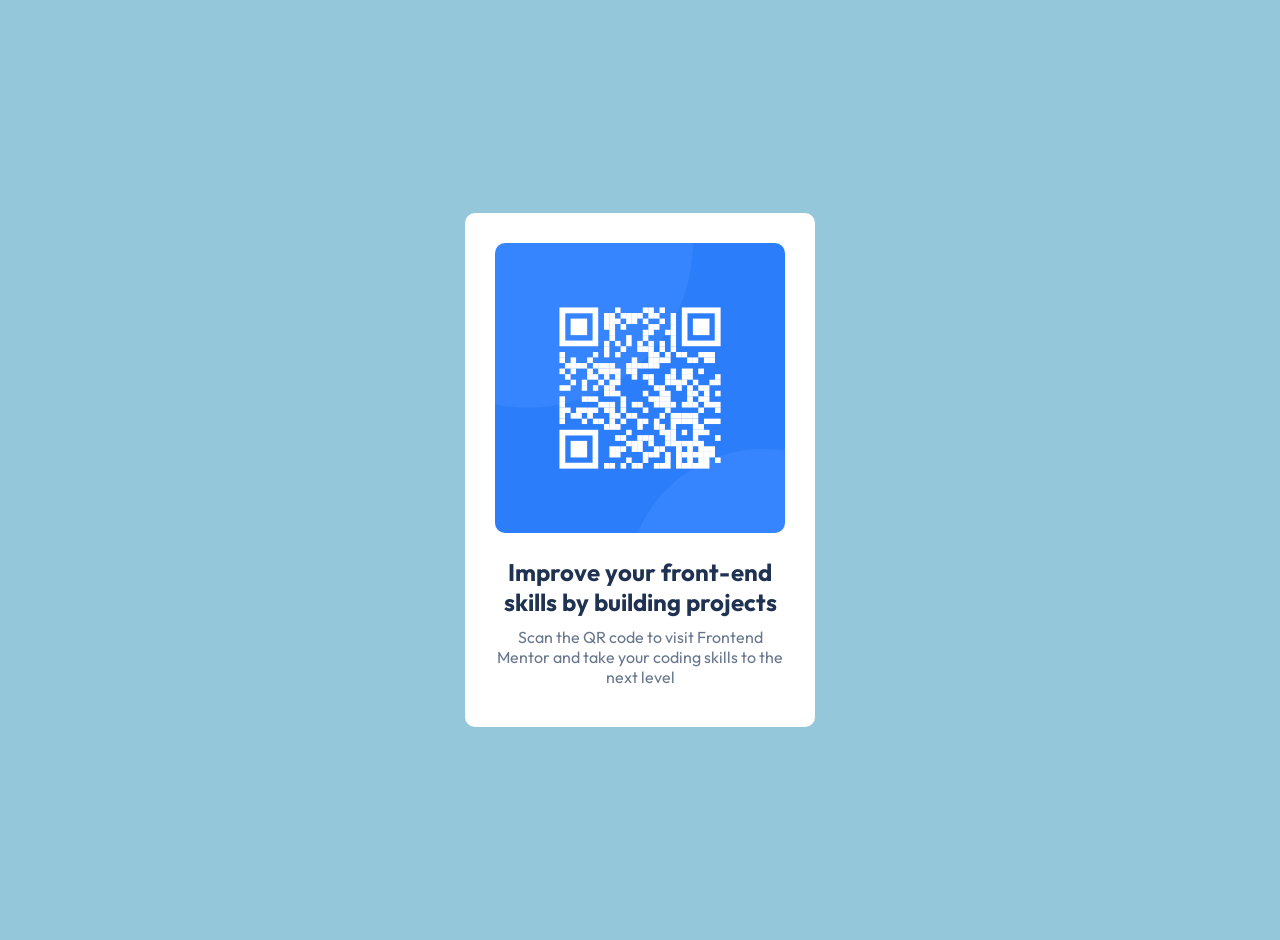
<file: index.html>
<!DOCTYPE html>
<html lang="en">
<head>
   <title>QR-Code Format</title>
   <meta charset="UTF-8">
<meta name="viewport" content="width=device-width, initial-scale=1.0">
<link href="https://fonts.googleapis.com/css2?family=Outfit:wght@400;700&display=swap" rel="stylesheet">
<link href="style.css" rel="stylesheet" type="text/css" />
</head>

<body>
<section>
   <div class="qr-card">
     <img src="qr-code-component-main/qr-code-component-main/images/image-qr-code.png" alt=" ">
    <main>
     <h1>Improve your front-end skills by building projects</h1>
    <h2>Scan the QR code to visit Frontend Mentor and take your coding skills to the next level</h2>
    </main>
   </div>
</section>
</body>
</html>
</file>
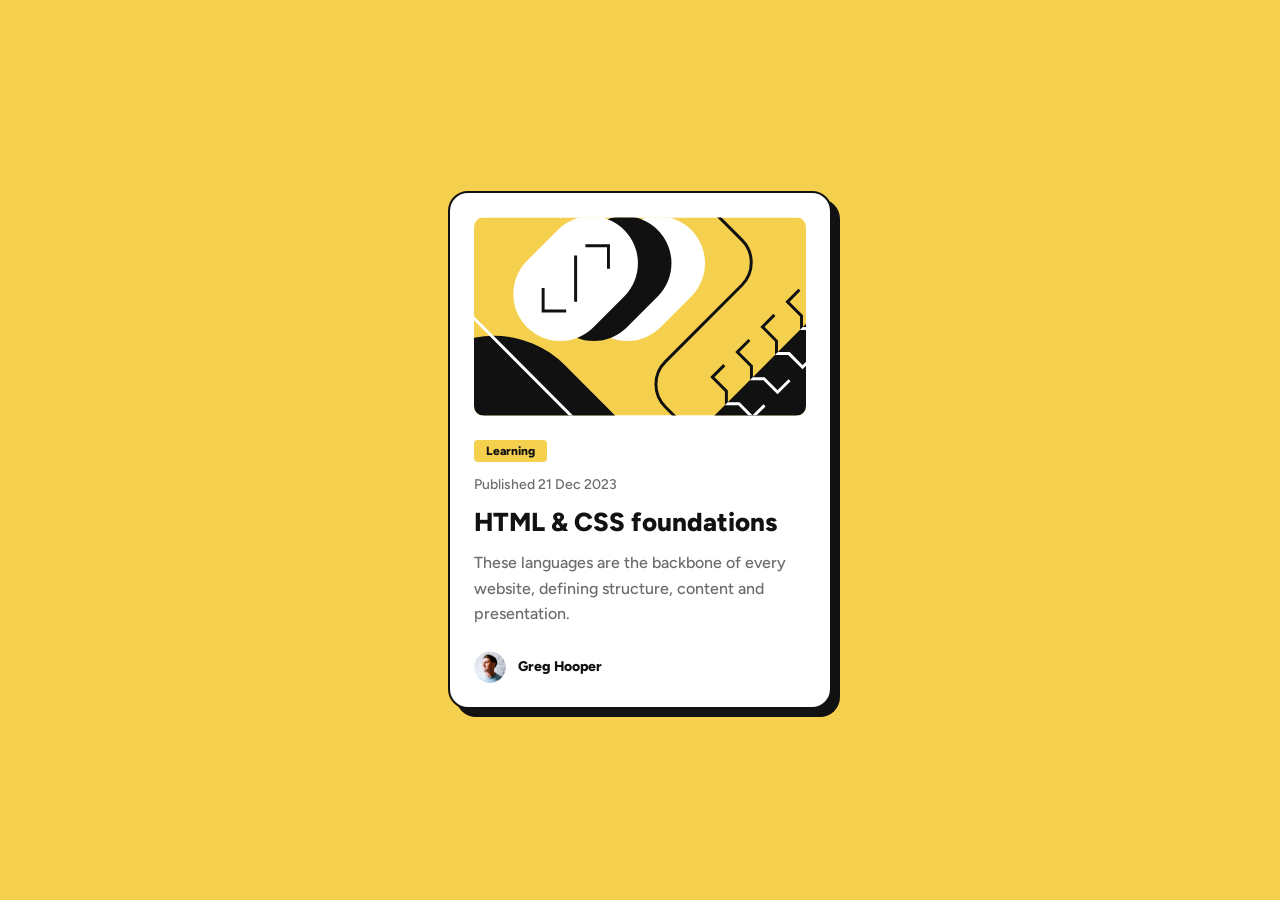
<file: Blog preview card/index.html>
<!DOCTYPE html>
<html lang="en">
<head>
    <meta charset="UTF-8">
    <meta name="viewport" content="width=device-width, initial-scale=1.0">
    <title>Blog preview card</title>
    <link rel="stylesheet" href="style.css">
    <link href="https://fonts.googleapis.com/css2?family=Figtree:wght@500;800&display=swap" rel="stylesheet">
</head>
<body>
    <main class="card">
        <img src="blog-preview-card-main/assets/images/illustration-article.svg" alt="Article illustration" class="card-image">
        
        <div class="card-content">
            <span class="badge">Learning</span>
            <p class="date">Published 21 Dec 2023</p>
           <a href="">
             <h1>HTML & CSS foundations</h1> </a>
            <p class="description">These languages are the backbone of every website, defining structure, content and presentation.</p>
        </div>
        
        <div class="author">
            <img src="blog-preview-card-main/assets/images/image-avatar.webp" alt="Greg Hooper" class="author-image">
            <strong class="author-name">Greg Hooper</strong>
        </div>
    </main>
</body>
</html>
</file>
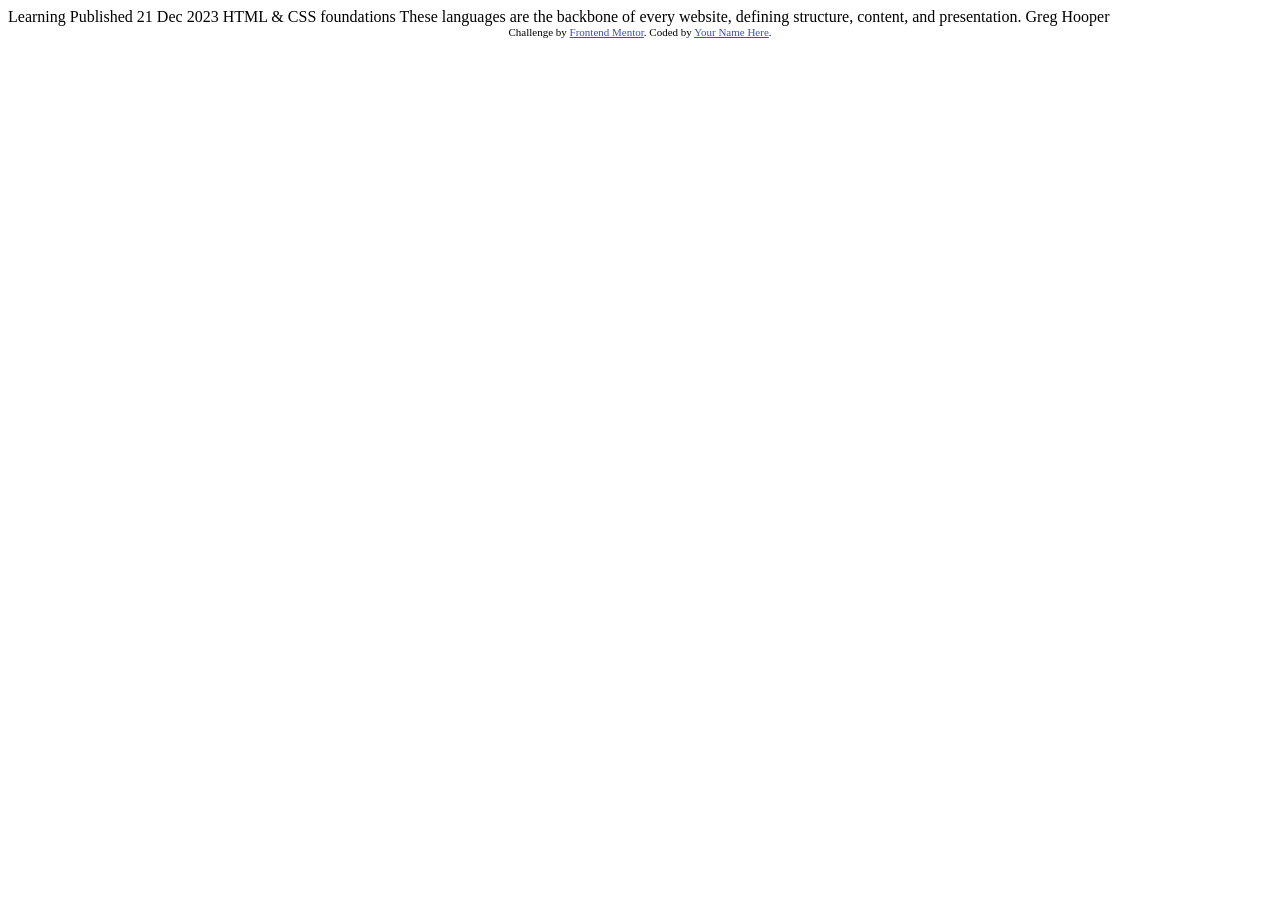
<file: Blog preview card/blog-preview-card-main/index.html>
<!DOCTYPE html>
<html lang="en">
<head>
  <meta charset="UTF-8">
  <meta name="viewport" content="width=device-width, initial-scale=1.0"> <!-- displays site properly based on user's device -->

  <link rel="icon" type="image/png" sizes="32x32" href="./assets/images/favicon-32x32.png">
  
  <title>Frontend Mentor | Blog preview card</title>

  <!-- Feel free to remove these styles or customise in your own stylesheet 👍 -->
  <style>
    .attribution { font-size: 0.6875rem; text-align: center; }
    .attribution a { color: hsl(228, 45%, 44%); }
  </style>
</head>
<body>

  Learning

  Published 21 Dec 2023

  HTML & CSS foundations

  These languages are the backbone of every website, defining structure, content, and presentation.

  Greg Hooper
  
  <footer class="attribution">
    Challenge by <a href="https://www.frontendmentor.io?ref=challenge">Frontend Mentor</a>. 
    Coded by <a href="#">Your Name Here</a>.
  </footer>
</body>
</html>
</file>
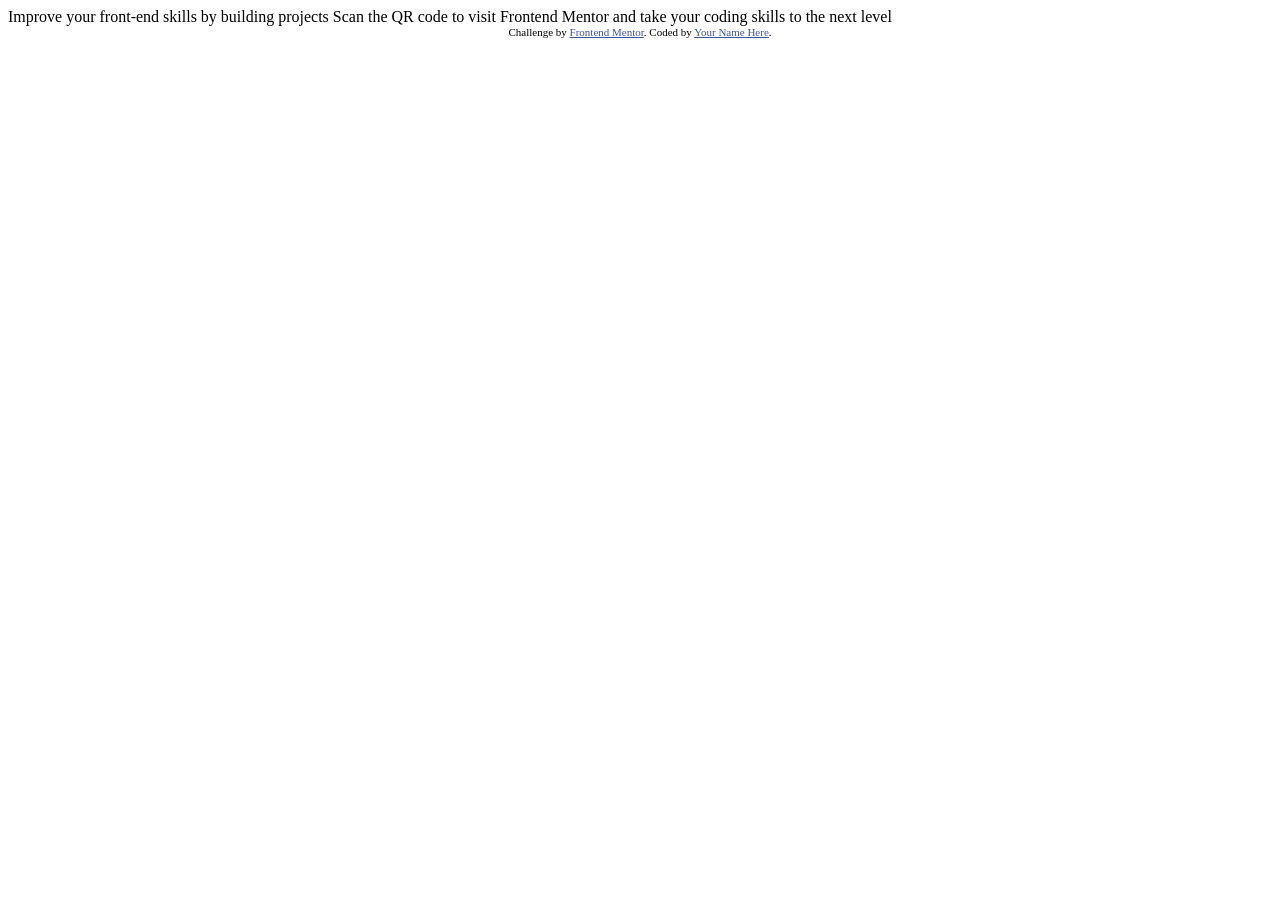
<file: QR code component/qr-code-component-main/index.html>
<!DOCTYPE html>
<html lang="en">
<head>
  <meta charset="UTF-8">
  <meta name="viewport" content="width=device-width, initial-scale=1.0"> <!-- displays site properly based on user's device -->

  <link rel="icon" type="image/png" sizes="32x32" href="./images/favicon-32x32.png">
  
  <title>Frontend Mentor | QR code component</title>

  <!-- Feel free to remove these styles or customise in your own stylesheet 👍 -->
  <style>
    .attribution { font-size: 0.6875rem; text-align: center; }
    .attribution a { color: hsl(228, 45%, 44%); }
  </style>
</head>
<body>

  Improve your front-end skills by building projects

  Scan the QR code to visit Frontend Mentor and take your coding skills to the next level
  
  <footer class="attribution">
    Challenge by <a href="https://www.frontendmentor.io?ref=challenge">Frontend Mentor</a>. 
    Coded by <a href="#">Your Name Here</a>.
  </footer>
</body>
</html>
</file>
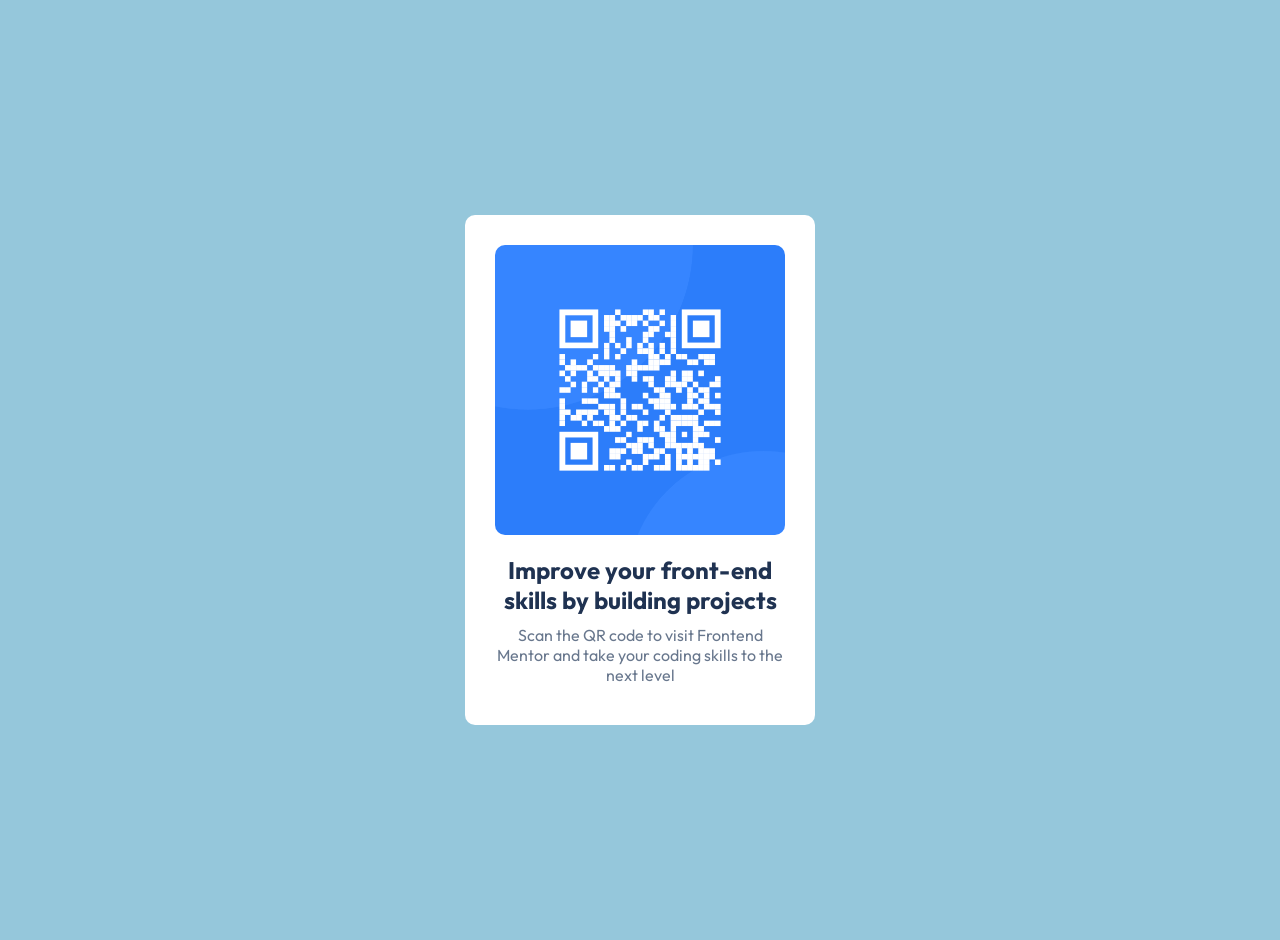
<file: Qr-code format.html>
<head>
   <title>QR-Code Format</title>
   <meta charset="UTF-8">
<meta name="viewport" content="width=device-width, initial-scale=1.0">
<link href="https://fonts.googleapis.com/css2?family=Outfit:wght@400;700&display=swap" rel="stylesheet">
<style>
body {
    font-family: 'Outfit', sans-serif;
    background-color: hsl(197, 49%, 72%);
    display: flex;
    justify-content: center;
    align-items: center;
    min-height: 100vh;
    margin: 0;
    padding: 20px;
}

.qr-card {
    background-color: white;
    max-width: 350px;
    width: 100%;
    padding: 30px;
    border-radius: 10px;
    text-align: center;
    box-sizing: border-box;
}

.qr-card img {
    width: 100%;
    height: auto;
    border-radius: 10px;
}

.qr-card h1 {
    color: hsl(218, 44%, 22%);
    font-size: 1.5rem;
    margin: 20px 0 10px 0;
}

.qr-card h2 {
    color: hsl(216, 15%, 48%);
    font-size: 1rem;
    margin: 10px 0;
    font-weight: 400;
}

@media (max-width: 480px) {
    .qr-card {
        padding: 20px;
    }
    .qr-card h1 {
        font-size: 1.25rem;
    }
    .qr-card h2 {
        font-size: 0.9rem;
    }
}
</style>
</head>

<body>

   <div class="qr-card">
     <img src="qr-code-component-main/qr-code-component-main/images/image-qr-code.png" alt="QR Code">
    <h1>Improve your front-end skills by building projects</h1>
    <h2>Scan the QR code to visit Frontend Mentor and take your coding skills to the next level</h2>
   </div>

</body>
</file>
<file: style.css>
body {
    font-family: 'Outfit', sans-serif;
    background-color: hsl(197, 49%, 72%);
    display: flex;
    justify-content: center;
    align-items: center;
    min-height: 100vh;
    margin: 0;
    padding: 20px;
}

.qr-card {
    background-color: white;
    max-width: 350px;
    width: 100%;
    padding: 30px;
    border-radius: 10px;
    text-align: center;
    box-sizing: border-box;
}

.qr-card img {
    width: 100%;
    height: auto;
    border-radius: 10px;
}

.qr-card h1 {
    color: hsl(218, 44%, 22%);
    font-size: 1.5rem;
    margin: 20px 0 10px 0;
}

.qr-card h2 {
    color: hsl(216, 15%, 48%);
    font-size: 1rem;
    margin: 10px 0;
    font-weight: 400;
}

@media (max-width: 480px) {
    .qr-card {
        padding: 20px;
    }
    .qr-card h1 {
        font-size: 1.25rem;
    }
    .qr-card h2 {
        font-size: 0.9rem;
    }
}
</file>
<file: Blog preview card/style.css>
* {
    margin: 0;
    padding: 0;
    box-sizing: border-box;
}

body {
    background-color: hsl(47, 88%, 63%);
    display: flex;
    justify-content: center;
    align-items: center;
    min-height: 100vh;
    padding: 20px;
    font-family: 'Figtree', sans-serif;
}

.card {
    background-color: hsl(0, 0%, 100%);
    max-width: 384px;
    width: 100%;
    border-radius: 20px;
    padding: 24px;
    border: 2px solid hsl(0, 0%, 7%);
    box-shadow: 8px 8px 0px hsl(0, 0%, 7%);
}

.card-image {
    width: 100%;
    height: auto;
    border-radius: 10px;
    display: block;
    margin-bottom: 24px;
}

.card-content {
    margin-bottom: 24px;
}

.badge {
    display: inline-block;
    background-color: hsl(47, 88%, 63%);
    color: hsl(0, 0%, 7%);
    padding: 4px 12px;
    border-radius: 4px;
    font-size: 12px;
    font-weight: 800;
    margin-bottom: 12px;
}

.date {
    color: hsl(0, 0%, 42%);
    font-size: 14px;
    font-weight: 500;
    margin-bottom: 12px;
    line-height: 1.5;
}

.card h1 {
    color: hsl(0, 0%, 7%);
    font-size: 26px;
    font-weight: 800;
    margin-bottom: 12px;
    line-height: 1.2;
}

.card h1 a {
    color: hsl(0, 0%, 7%);
    text-decoration: none;
    transition: color 0.3s ease;
}

.card h1 a:hover {
    color: hsl(47, 88%, 63%);
}

.description {
    color: hsl(0, 0%, 42%);
    font-size: 16px;
    font-weight: 500;
    line-height: 1.6;
}

.author {
    display: flex;
    align-items: center;
    gap: 12px;
}

.author-image {
    width: 32px;
    height: 32px;
    border-radius: 50%;
}

.author-name {
    color: hsl(0, 0%, 7%);
    font-size: 14px;
    font-weight: 800;
}

a:link {
    text-decoration: none;
}
a:hover {
    text-decoration: underline;
    color: hsl(47, 88%, 63%);
}
a:visited {
    text-decoration: none;
    color: hsl(0, 0%, 7%);
}
</file>
